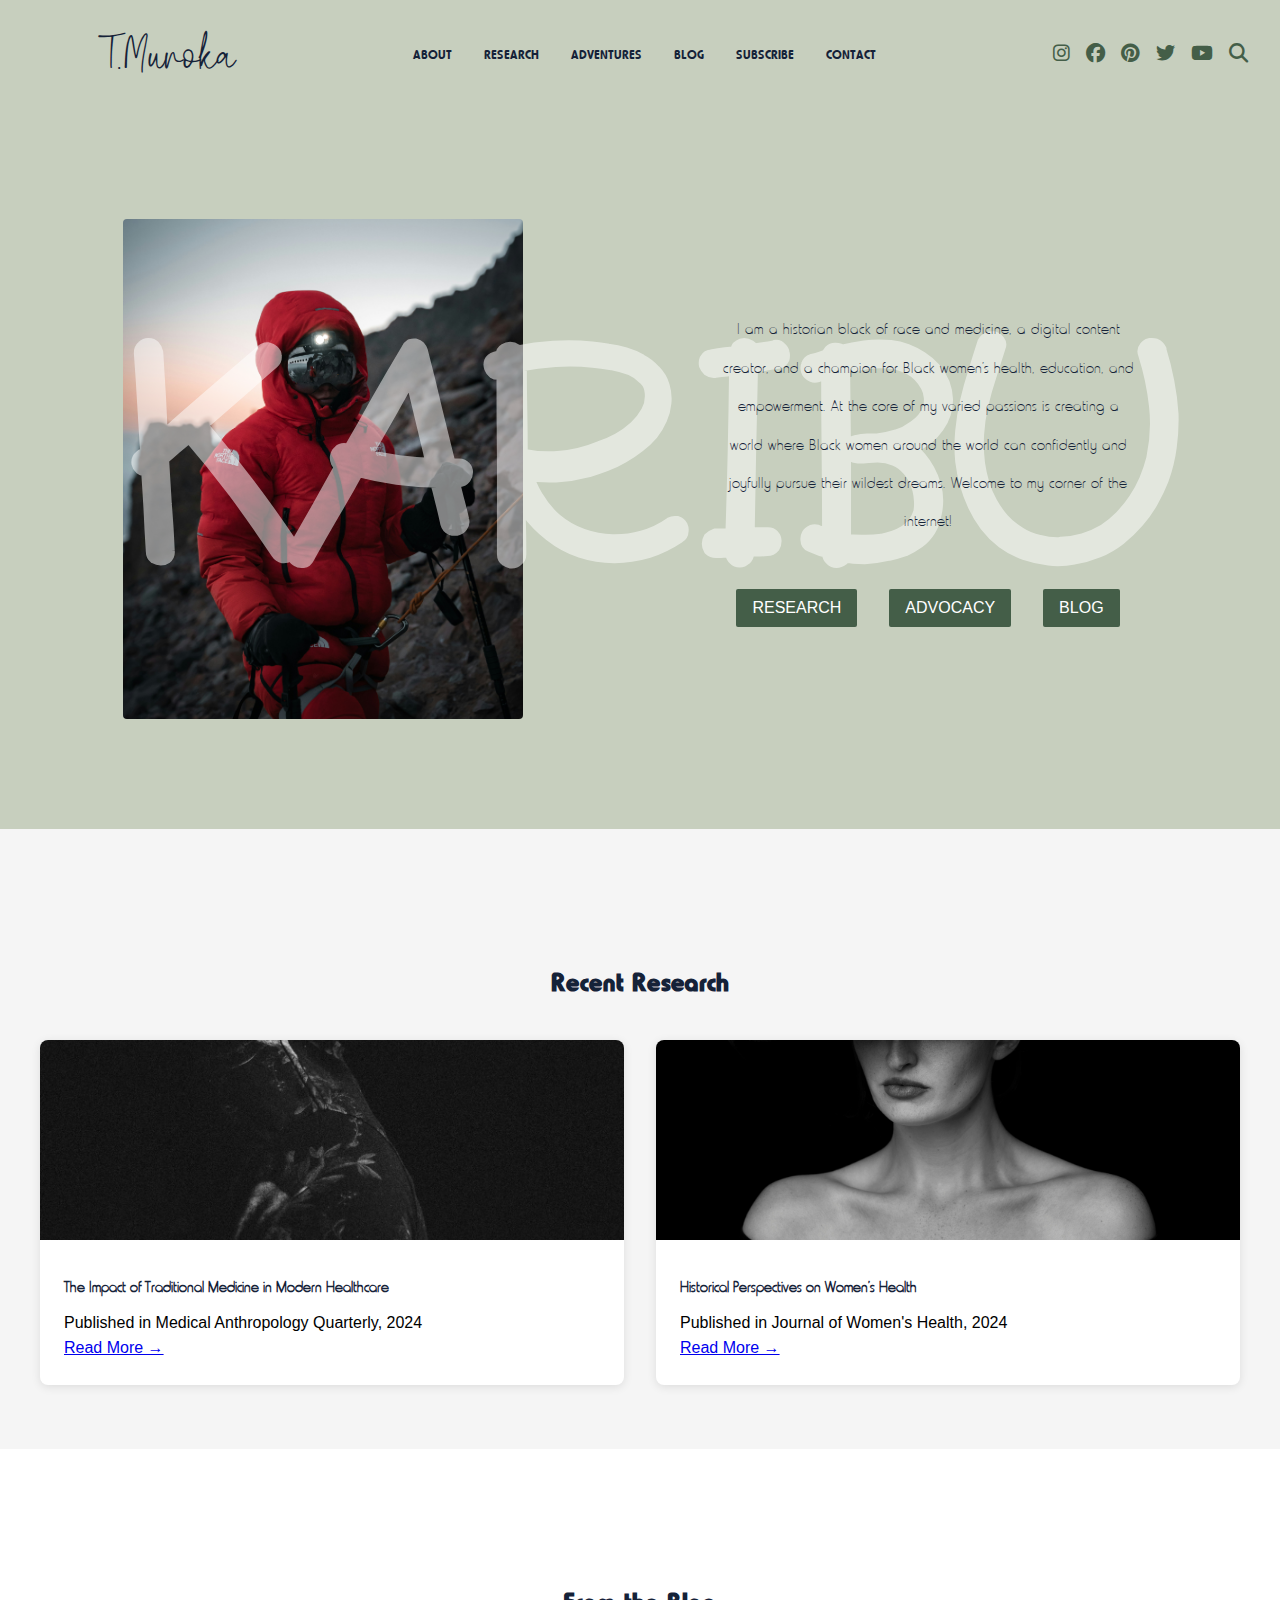
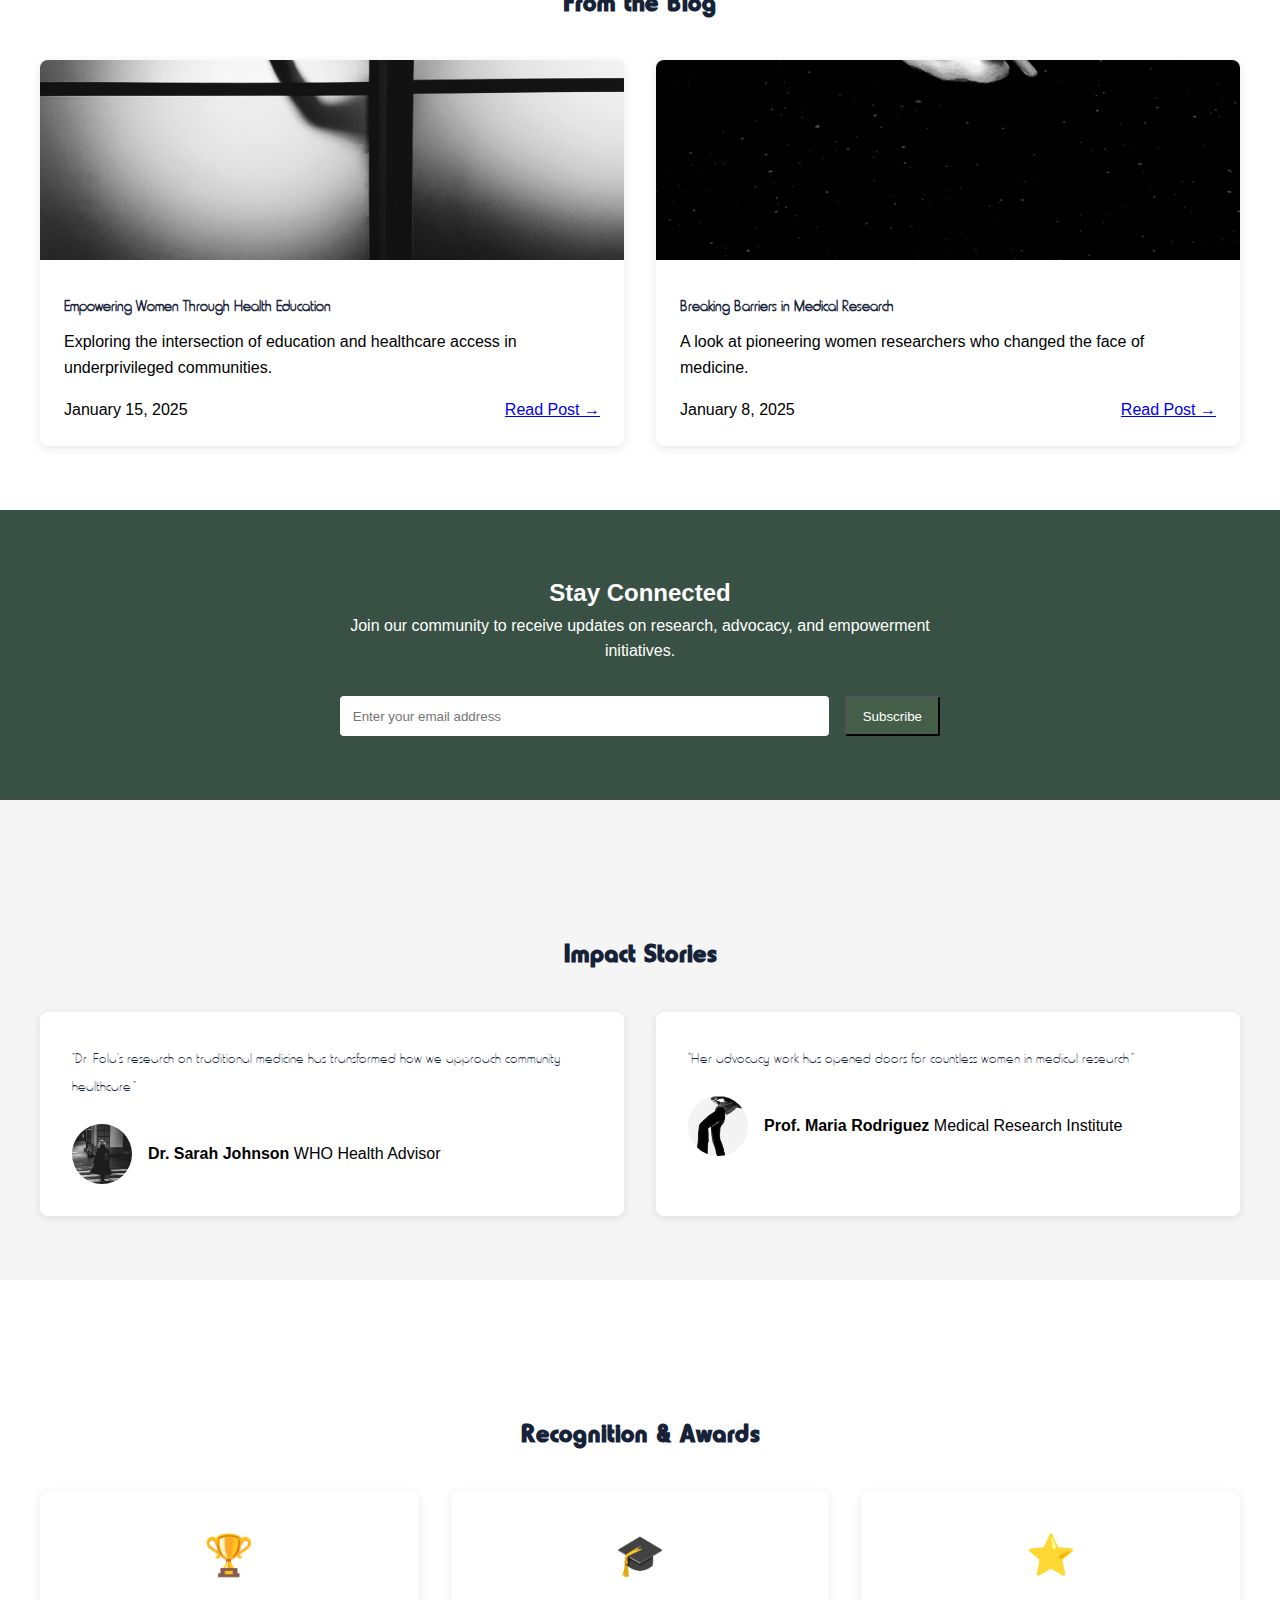
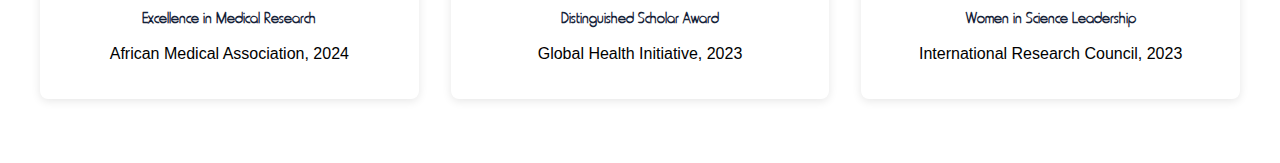
<file: 0x00RU-Website/index.html>
<!DOCTYPE html>
<html lang="en">
<head>
    <meta charset="UTF-8">
    <meta name="viewport" content="width=device-width, initial-scale=1.0">
    <title>Ijeoma Fola</title>
    <link rel="stylesheet" href="style.css">
    <link rel="stylesheet" href="https://cdnjs.cloudflare.com/ajax/libs/font-awesome/6.5.1/css/all.min.css">
</head>
<body>
    <div class="wrapper">
        <nav class="nav-bar">
            <div class="logo">T.Muroka</div>
            <div class="nav-links">
                <a href="./about.html">ABOUT</a>
                <a href="#research">RESEARCH</a>
                <a href="#cohort">ADVENTURES</a>
                <a href="#blog">BLOG</a>
                <a href="#subscribe">SUBSCRIBE</a>
                <a href="#contact">CONTACT</a>
            </div>
            <div class="social-icons">
                <a href="#instagram"><i class="fab fa-instagram"></i></a>
                <a href="#facebook"><i class="fab fa-facebook"></i></a>
                <a href="#pinterest"><i class="fab fa-pinterest"></i></a>
                <a href="#twitter"><i class="fab fa-twitter"></i></a>
                <a href="#youtube"><i class="fab fa-youtube"></i></a>
                <a href="#search"><i class="fas fa-search"></i></a>
            </div>
        </nav>

        <section class="hero-section">
            <div class="background-text">KARIBU</div>
            <div class="hero-image">
                <img src="./assets/img/img1.jpg" alt="Professional woman in tan suit">
            </div>
            <div class="hero-content">
                <p class="hero-text">
                    I am a historian black of race and medicine, a digital content creator, and a champion for Black women's health, education, and empowerment. At the core of my varied passions is creating a world where Black women around the world can confidently and joyfully pursue their wildest dreams. Welcome to my corner of the internet!
                </p>
                <div class="button-group">
                    <a href="#research" class="button">RESEARCH</a>
                    <a href="#advocacy" class="button">ADVOCACY</a>
                    <a href="#blog" class="button">BLOG</a>
                </div>
            </div>
        </section>
    </div>

    <section class="research-section">
        <h2 class="section-title">Recent Research</h2>
        <div class="research-grid">
            <div class="research-card">
                <div class="research-image">
                    <img src="./assets/img/img4.jpg" alt="Research paper preview">
                </div>
                <div class="research-content">
                    <h3>The Impact of Traditional Medicine in Modern Healthcare</h3>
                    <p>Published in Medical Anthropology Quarterly, 2024</p>
                    <a href="#" class="read-more">Read More →</a>
                </div>
            </div>
            <div class="research-card">
                <div class="research-image">
                    <img src="./assets/img/img7.jpg" alt="Research paper preview">
                </div>
                <div class="research-content">
                    <h3>Historical Perspectives on Women's Health</h3>
                    <p>Published in Journal of Women's Health, 2024</p>
                    <a href="#" class="read-more">Read More →</a>
                </div>
            </div>
        </div>
    </section>
    
    <!-- Featured Blog Posts Section -->
    <section class="blog-section">
        <h2 class="section-title">From the Blog</h2>
        <div class="blog-grid">
            <article class="blog-card">
                <img src="./assets/img/img8.jpg" alt="Blog post image">
                <div class="blog-content">
                    <h3>Empowering Women Through Health Education</h3>
                    <p>Exploring the intersection of education and healthcare access in underprivileged communities.</p>
                    <div class="blog-meta">
                        <span>January 15, 2025</span>
                        <a href="#" class="read-more">Read Post →</a>
                    </div>
                </div>
            </article>
            <article class="blog-card">
                <img src="./assets/img/img16.jpg" alt="Blog post image">
                <div class="blog-content">
                    <h3>Breaking Barriers in Medical Research</h3>
                    <p>A look at pioneering women researchers who changed the face of medicine.</p>
                    <div class="blog-meta">
                        <span>January 8, 2025</span>
                        <a href="#" class="read-more">Read Post →</a>
                    </div>
                </div>
            </article>
        </div>
    </section>
    
    <!-- Newsletter Signup Section -->
    <section class="newsletter-section">
        <div class="newsletter-content">
            <h2>Stay Connected</h2>
            <p>Join our community to receive updates on research, advocacy, and empowerment initiatives.</p>
            <form class="newsletter-form">
                <input type="email" placeholder="Enter your email address" required>
                <button type="submit" class="button">Subscribe</button>
            </form>
        </div>
    </section>
    
    <!-- Testimonials Section -->
    <section class="testimonials-section">
        <h2 class="section-title">Impact Stories</h2>
        <div class="testimonials-grid">
            <div class="testimonial-card">
                <div class="quote">"Dr. Fola's research on traditional medicine has transformed how we approach community healthcare."</div>
                <div class="author">
                    <img src="./assets/img/img2.jpg" alt="Testimonial author">
                    <div class="author-info">
                        <strong>Dr. Sarah Johnson</strong>
                        <span>WHO Health Advisor</span>
                    </div>
                </div>
            </div>
            <div class="testimonial-card">
                <div class="quote">"Her advocacy work has opened doors for countless women in medical research."</div>
                <div class="author">
                    <img src="./assets/img/img3.jpg" alt="Testimonial author">
                    <div class="author-info">
                        <strong>Prof. Maria Rodriguez</strong>
                        <span>Medical Research Institute</span>
                    </div>
                </div>
            </div>
        </div>
    </section>
    
    <!-- Awards Section -->
    <section class="awards-section">
        <h2 class="section-title">Recognition & Awards</h2>
        <div class="awards-grid">
            <div class="award-card">
                <div class="award-icon">🏆</div>
                <h3>Excellence in Medical Research</h3>
                <p>African Medical Association, 2024</p>
            </div>
            <div class="award-card">
                <div class="award-icon">🎓</div>
                <h3>Distinguished Scholar Award</h3>
                <p>Global Health Initiative, 2023</p>
            </div>
            <div class="award-card">
                <div class="award-icon">⭐</div>
                <h3>Women in Science Leadership</h3>
                <p>International Research Council, 2023</p>
            </div>
        </div>
    </section>

</body>
</html>
</file>
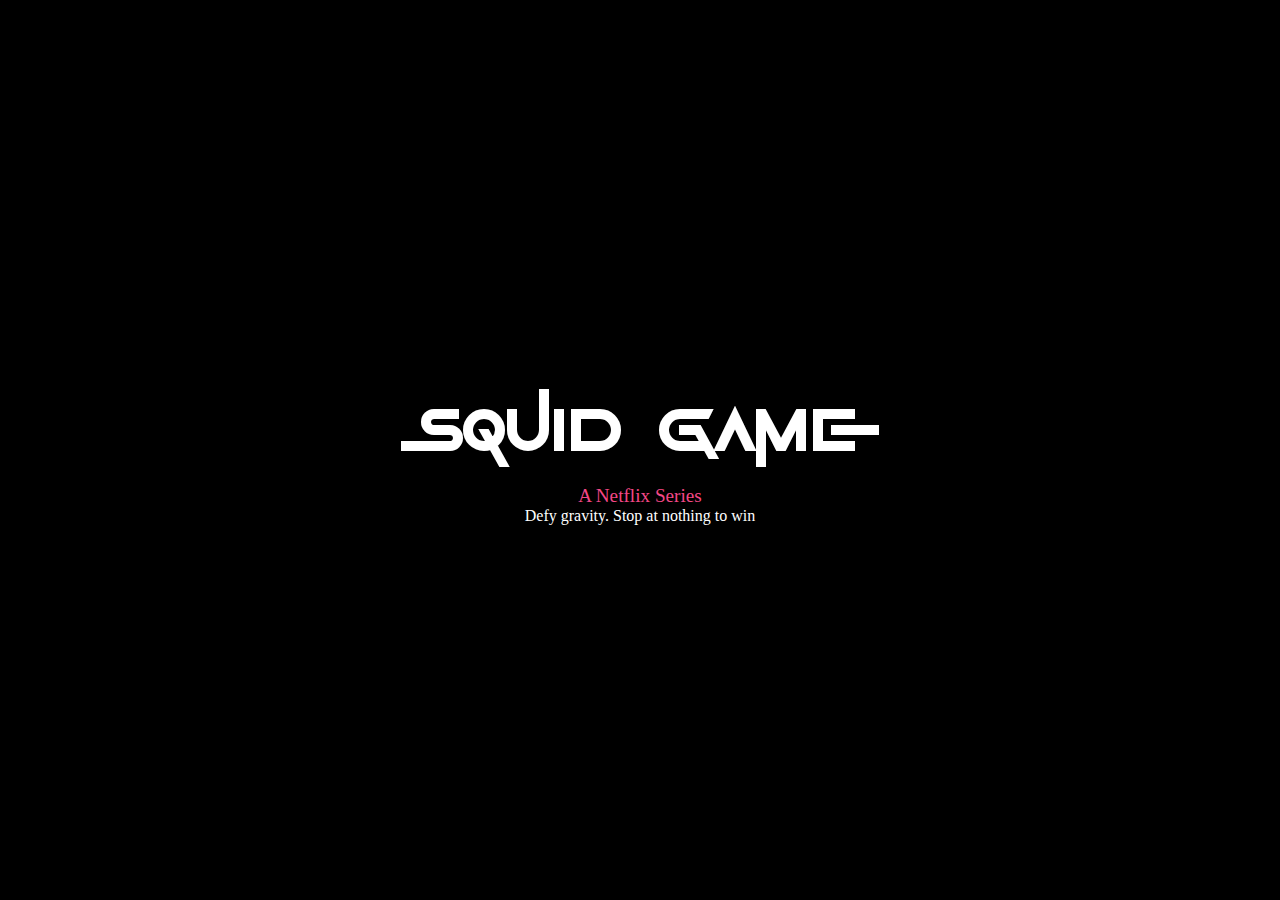
<file: 0x03-SG/index.html>
<!DOCTYPE html>
<html lang="en">
<head>
    <meta charset="UTF-8">
    <meta http-equiv="X-UA-Compatible" content="IE=edge">
    <meta name="viewport" content="width=device-width, initial-scale=1.0">
    <title>Squid Game</title>
    <link rel="stylesheet" href="style.css">
</head>
<body>

    <div class="container">
        <div class="header"><h1>Squid Game</h1></div>
        <div class="subheader"><p>A Netflix Series</p></div>
        <div class="footer"><p>Defy gravity. Stop at nothing to win</p></div>
    </div>
    
</body>
</html>
</file>
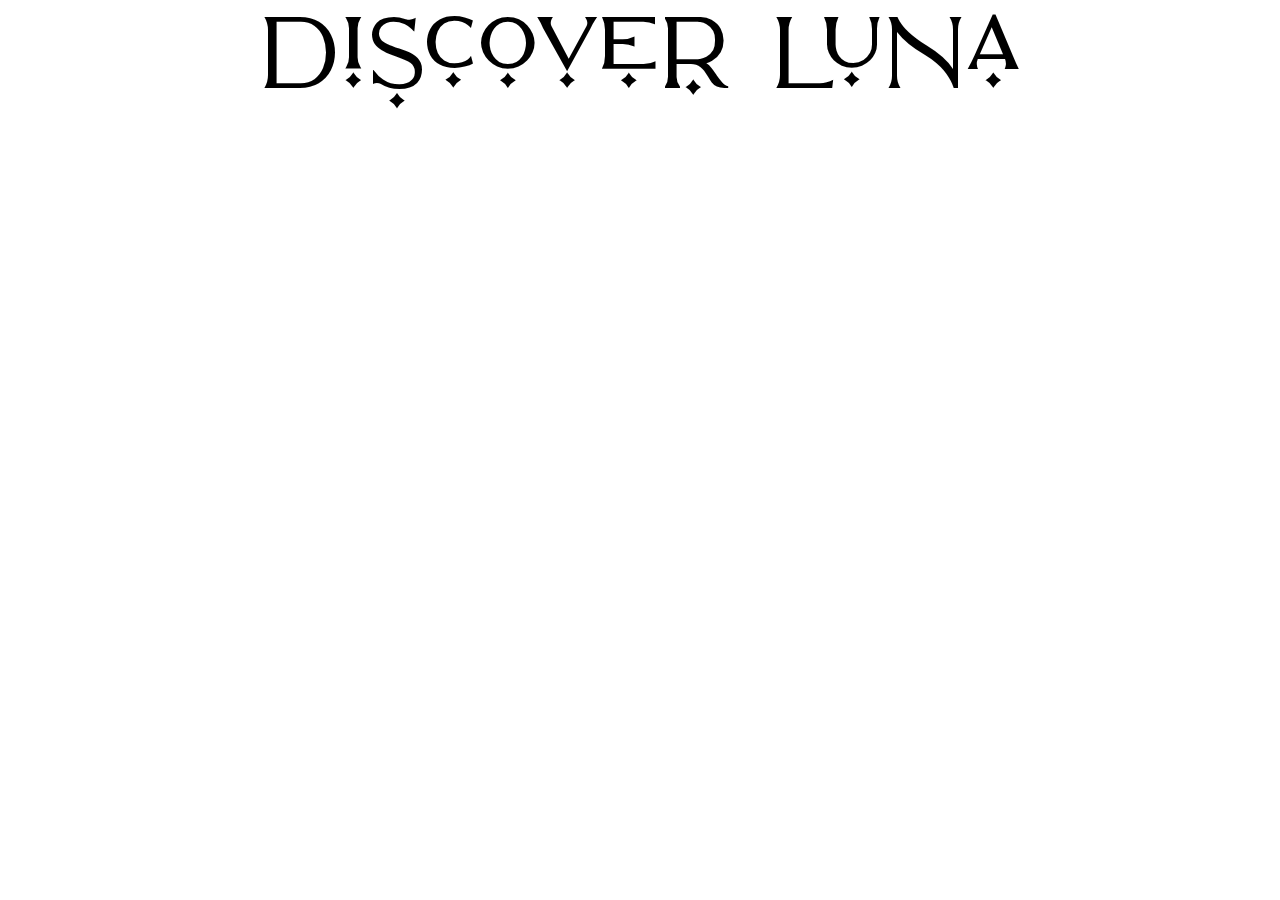
<file: TESTS/index.html>
<!DOCTYPE html>
<html lang="en">
<head>
    <meta charset="UTF-8">
    <meta http-equiv="X-UA-Compatible" content="IE=edge">
    <meta name="viewport" content="width=device-width, initial-scale=1.0">
    <title>Document</title>
    <link rel="stylesheet" href="styles.css">
</head>
<body>
    <div class="container">
        Discover Luna
    </div>
    <div class="maps">
        <iframe src="https://www.google.com/maps/embed?pb=!1m18!1m12!1m3!1d1642575.79136486!2d-118.36918652941172!3d36.47795186454215!2m3!1f0!2f0!3f0!3m2!1i1024!2i768!4f13.1!3m3!1m2!1s0x80c74b7776ae8a47%3A0xccc9f07c7bf2b054!2sDeath%20Valley%20National%20Park!5e0!3m2!1sen!2sus!4v1739787405648!5m2!1sen!2sus" width="600" height="450" style="border:0;" allowfullscreen="" loading="lazy" referrerpolicy="no-referrer-when-downgrade"></iframe>
    </div>
</body>
</html>
</file>
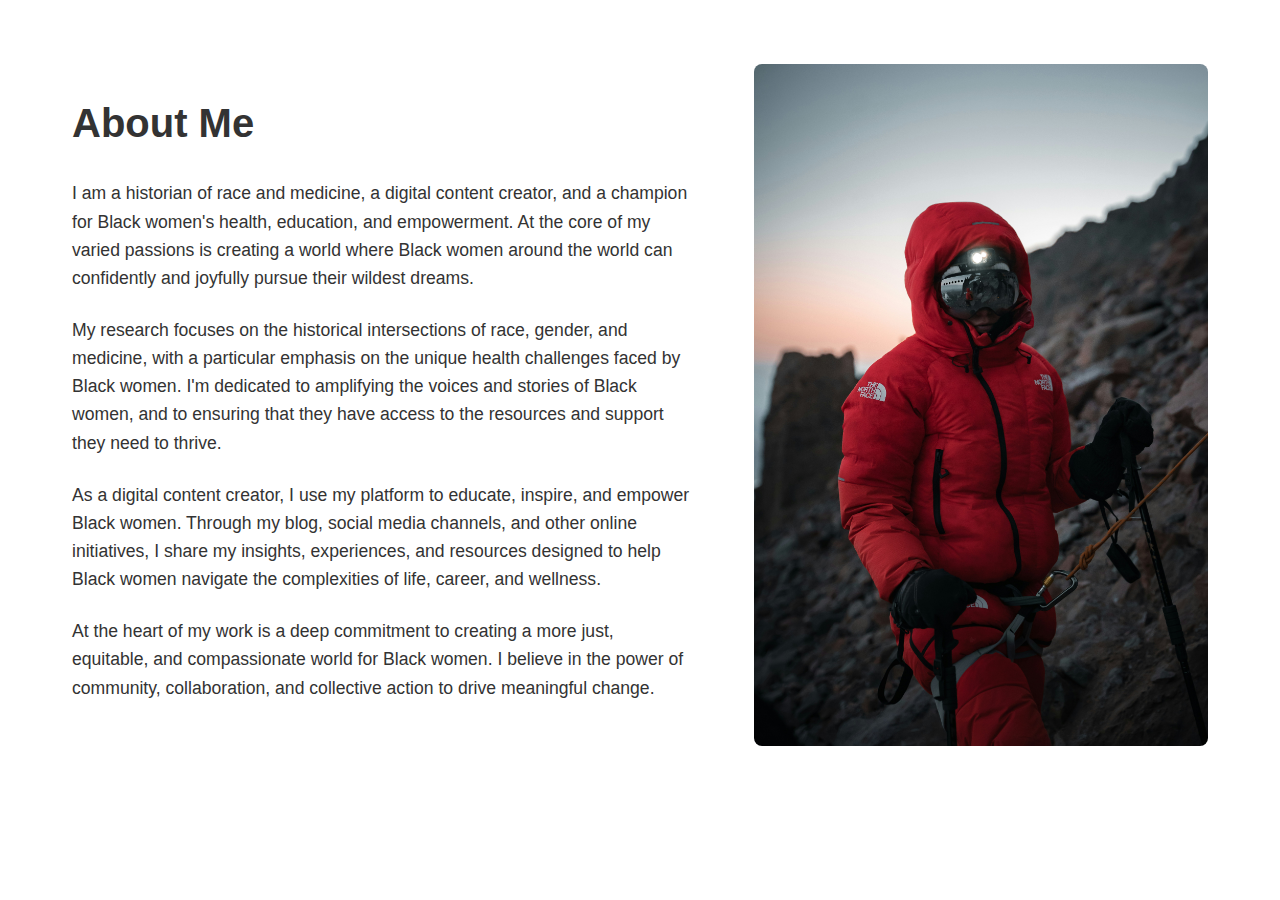
<file: 0x00RU-Website/about.html>
<!DOCTYPE html>
<html lang="en">
<head>
  <meta charset="UTF-8">
  <meta name="viewport" content="width=device-width, initial-scale=1.0">
  <title>About - Ijeoma Fola</title>
  <link rel="stylesheet" href="about.css">
</head>
<body>
  <section class="about-section">
    <div class="about-content">
      <h1 class="about-title">About Me</h1>
      <p class="about-text">
        I am a historian of race and medicine, a digital content creator, and a champion for Black women's health, education, and empowerment. At the core of my varied passions is creating a world where Black women around the world can confidently and joyfully pursue their wildest dreams.
      </p>
      <p class="about-text">
        My research focuses on the historical intersections of race, gender, and medicine, with a particular emphasis on the unique health challenges faced by Black women. I'm dedicated to amplifying the voices and stories of Black women, and to ensuring that they have access to the resources and support they need to thrive.
      </p>
      <p class="about-text">
        As a digital content creator, I use my platform to educate, inspire, and empower Black women. Through my blog, social media channels, and other online initiatives, I share my insights, experiences, and resources designed to help Black women navigate the complexities of life, career, and wellness.
      </p>
      <p class="about-text">
        At the heart of my work is a deep commitment to creating a more just, equitable, and compassionate world for Black women. I believe in the power of community, collaboration, and collective action to drive meaningful change.
      </p>
    </div>
    <div class="about-image">
      <img src="./assets/img/img1.jpg" alt="Ijeoma Fola">
    </div>
  </section>
</body>
</html>
</file>
<file: 0x03-SG/style.css>
* {
    margin: 0;
    top: 0;
    background-color: #000;
}

@font-face {
    font-family: 'gameofsquids';
    src: url(./assets/fonts/GameOfSquids-1GMVL.ttf);
}

.container {
    width: 100vw;
    min-height: 100vh;
    display: flex;
    flex-direction: column;
    align-items: center;
    justify-content: center;
    color: white;
    position: relative;
}
.header h1{
    margin: 0;
    font-family: 'gameofsquids';
    font-size: 4rem;
}

.subheader p {
    color: #f44786;
    font-size: 1.2rem;
}

/* .footer p {
    color: white;
}

.footer {
    position: absolute;
    bottom: 0;
    width: 100%;
    text-align: center;
    padding: 10px;
} */
</file>
<file: TESTS/styles.css>
* {
    margin: 0;
    top: 0;
}

@font-face {
    font-family: "Poppins";
    src: url("./assests/Poppins/Poppins-Black.ttf");
}

@font-face {
    font-family: 'Durendal';
    src: url("./assests/Durendal\ Regular.ttf");
}

@font-face {
    font-family: 'lamore';
    src: url("./assests/lamore-sans-script-typeface-bold-version-2023-11-27-05-28-06-utc/TTF/LAMORESemibold.ttf");
}

.container {
    font-family: 'lamore';
    font-size: 100px;
    display: flex;
    justify-content: center;
}

.maps {
    width: 100px;
    height: 100px;
    margin: 20px;
    /* display: flex;
    justify-content: center; */
}
</file>
<file: 0x00RU-Website/style.css>
/* Reset and base styles */
* {
    margin: 0;
    padding: 0;
    box-sizing: border-box;
}

body {
    font-family: Arial, sans-serif;
    line-height: 1.6;
}

/* Navigation styles */
.wrapper {
    background-color: #c7cfbe;
}
.nav-bar {
    padding: 1rem 2rem;
    display: flex;
    justify-content: space-between;
    align-items: center;
    margin-left: 4rem;

}

@font-face {
    font-family: "countyside" ;
    src: url("./assets/fonts/Countryside-YdKj.ttf"),
         url("./assets/fonts/CountrysideTwo-r9WO.ttf");
}

@font-face {
    font-family: "biegenstinger";
    src: url('./assets/fonts/BiegenstingerDemo-q2KRr.otf');
}

.logo {
    font-family: 'biegenstinger';
    font-size: 3rem;
    color: #152238;
}

.nav-links {
    display: flex;
    gap: 2rem;
    font-family: 'how-thick';
    font-size: 0.98em;
}

.nav-links a {
    text-decoration: none;
    color: #152238;
}

.social-icons {
    display: flex;
    gap: 1rem;
    color: #152238;
}

.social-icons a {
    color: #445E48;
    text-decoration: none;
    font-size: 1.2rem;
    transition: color 0.3s ease;
}

.social-iconsa:hover {
    color: #333;
}
/* Hero section styles */
.hero-section {
    display: flex;
    align-items: center;
    justify-content: space-between;
    padding: 4rem;
    position: relative;
    overflow: hidden;
    min-height: 80vh;
}

@font-face {
    font-family: "sarasvati" ;
    src: url("./assets/fonts/Sarasvati-9Y4w5.ttf");
}

@font-face {
    font-family: 'how';
    src:url('./assets/fonts/Howthin_.ttf'),
        url('./assets/fonts/Howfat__.ttf');
}

@font-face {
    font-family: 'how-thick';
    src: url('./assets/fonts/Howfat__.ttf');
}
@font-face {
    font-family: 'shakila';
    src: url('./assets/fonts/Shakila-axPja.ttf');
}

@font-face {
    font-family: 'ricordi';
    src: url('./assets/fonts/TT\ Ricordi\ Allegria\ Trial\ Light.ttf');
}

@font-face {
    font-family: 'hello';
    src: url('./assets/fonts/HelloWorld-yYj8V.ttf');
}

.background-text {
    position: absolute;
    font-family: "hello";
    font-size: 30rem;
    color: white;
    font-weight: bold;
    z-index: 1;
    white-space: nowrap;
    opacity: 50%;
    left: 50%;
    top: 60%;
    transform: translate(-50%, -50%);
}

.hero-image {
    flex: 1;
    max-width: 45%;
    position: relative;
    z-index: 0;
    display: flex;
    justify-content: center;
}

.hero-image img {
    width: 400px;
    height: 500px;
    border-radius: 4px;
    object-fit: cover;
    margin-right: 0;

}

.hero-content {
    flex: 1;
    max-width: 50%;
    text-align: center;
    padding: 2rem 5rem;
    position: relative;
    z-index: 2;
    display: flex;
    flex-direction: column;
    align-items: center;
    justify-content: center;
}

.hero-text {
    font-family: 'how';
    font-size: 1.2rem;
    font-weight: 10000;
    line-height: 2;
    color: #152238;
    margin-bottom: 3rem;
    max-width: 800px;
}

/* Button styles */
.button-group {
    display: flex;
    gap: 2rem;
    justify-content: center;
}

.button {
    padding: 0.4rem 1rem;
    background-color: #445E48;
    color: white;
    text-decoration: none;
    border-radius: 2px;
    font-weight: 100;
    transition: background-color 0.3s;
}

.button:hover {
    background-color: #c7cfbe;
}

.section-title {
    font-family: 'how-thick';
    font-size: 2rem;
    color: #152238;
    text-align: center;
    margin: 4rem 0 2rem;
}

/* Research Section */
.research-section {
    padding: 4rem 2rem;
    background-color: #f5f5f5;
}

.research-grid {
    display: grid;
    grid-template-columns: repeat(auto-fit, minmax(300px, 1fr));
    gap: 2rem;
    max-width: 1200px;
    margin: 0 auto;
}

.research-card {
    background: white;
    border-radius: 8px;
    overflow: hidden;
    box-shadow: 0 2px 10px rgba(0,0,0,0.1);
}

.research-image img {
    width: 100%;
    height: 200px;
    object-fit: cover;
}

.research-content {
    padding: 1.5rem;
}

.research-content h3 {
    font-family: 'how';
    color: #152238;
    margin-bottom: 0.5rem;
}

/* Blog Section */
.blog-section {
    padding: 4rem 2rem;
}

.blog-grid {
    display: grid;
    grid-template-columns: repeat(auto-fit, minmax(300px, 1fr));
    gap: 2rem;
    max-width: 1200px;
    margin: 0 auto;
}

.blog-card {
    background: white;
    border-radius: 8px;
    overflow: hidden;
    box-shadow: 0 2px 10px rgba(0,0,0,0.1);
}

.blog-card img {
    width: 100%;
    height: 200px;
    object-fit: cover;
}

.blog-content {
    padding: 1.5rem;
}

.blog-content h3 {
    font-family: 'how';
    color: #152238;
    margin-bottom: 0.5rem;
}

.blog-meta {
    display: flex;
    justify-content: space-between;
    align-items: center;
    margin-top: 1rem;
}

/* Newsletter Section */
.newsletter-section {
    background-color: #395144;
    color: white;
    padding: 4rem 2rem;
    text-align: center;
}

.newsletter-content {
    max-width: 600px;
    margin: 0 auto;
}

.newsletter-form {
    display: flex;
    gap: 1rem;
    margin-top: 2rem;
}

.newsletter-form input {
    flex: 1;
    padding: 0.8rem;
    border: none;
    border-radius: 4px;
}

/* Testimonials Section */
.testimonials-section {
    padding: 4rem 2rem;
    background-color: #f5f5f5;
}

.testimonials-grid {
    display: grid;
    grid-template-columns: repeat(auto-fit, minmax(300px, 1fr));
    gap: 2rem;
    max-width: 1200px;
    margin: 0 auto;
}

.testimonial-card {
    background: white;
    padding: 2rem;
    border-radius: 8px;
    box-shadow: 0 2px 10px rgba(0,0,0,0.1);
}

.quote {
    font-family: 'how';
    font-size: 1.1rem;
    margin-bottom: 1.5rem;
    color: #152238;
}

.author {
    display: flex;
    align-items: center;
    gap: 1rem;
}

.author img {
    width: 60px;
    height: 60px;
    border-radius: 50%;
    object-fit: cover;
}

/* Awards Section */
.awards-section {
    padding: 4rem 2rem;
}

.awards-grid {
    display: grid;
    grid-template-columns: repeat(auto-fit, minmax(250px, 1fr));
    gap: 2rem;
    max-width: 1200px;
    margin: 0 auto;
}

.award-card {
    text-align: center;
    padding: 2rem;
    background: white;
    border-radius: 8px;
    box-shadow: 0 2px 10px rgba(0,0,0,0.1);
}

.award-icon {
    font-size: 2.5rem;
    margin-bottom: 1rem;
}

.award-card h3 {
    font-family: 'how';
    color: #152238;
    margin-bottom: 0.5rem;
}

/* Media Queries */
@media (max-width: 768px) {
    .hero-section {
        flex-direction: column;
        padding: 1rem;
    }

    .hero-image,
    .hero-content {
        max-width: 100%;
    }

    .nav-links {
        display: none;
    }

    .background-text {
        font-size: 10rem;
    }

    .newsletter-form {
        flex-direction: column;
    }
    
    .research-grid,
    .blog-grid,
    .testimonials-grid,
    .awards-grid {
        grid-template-columns: 1fr;
    }
}
</file>
<file: 0x00RU-Website/about.css>
/* Reset and base styles */
* {
    margin: 0;
    padding: 0;
    box-sizing: border-box;
  }
  
  body {
    font-family: Arial, sans-serif;
    line-height: 1.6;
    color: #333;
  }
  
  /* About section styles */
  .about-section {
    display: flex;
    align-items: center;
    justify-content: center;
    padding: 4rem 2rem;
    max-width: 1200px;
    margin: 0 auto;
  }
  
  .about-content {
    flex: 1;
    max-width: 60%;
    margin-right: 4rem;
  }
  
  .about-title {
    font-size: 2.5rem;
    font-weight: bold;
    margin-bottom: 1.5rem;
  }
  
  .about-text {
    font-size: 1.1rem;
    margin-bottom: 1.5rem;
  }
  
  .about-image {
    flex: 1;
    max-width: 40%;
  }
  
  .about-image img {
    width: 100%;
    height: auto;
    border-radius: 8px;
  }
  
  @media (max-width: 768px) {
    .about-section {
      flex-direction: column;
      padding: 2rem;
    }
  
    .about-content {
      max-width: 100%;
      margin-right: 0;
      margin-bottom: 2rem;
    }
  
    .about-image {
      max-width: 100%;
    }
  }
</file>
